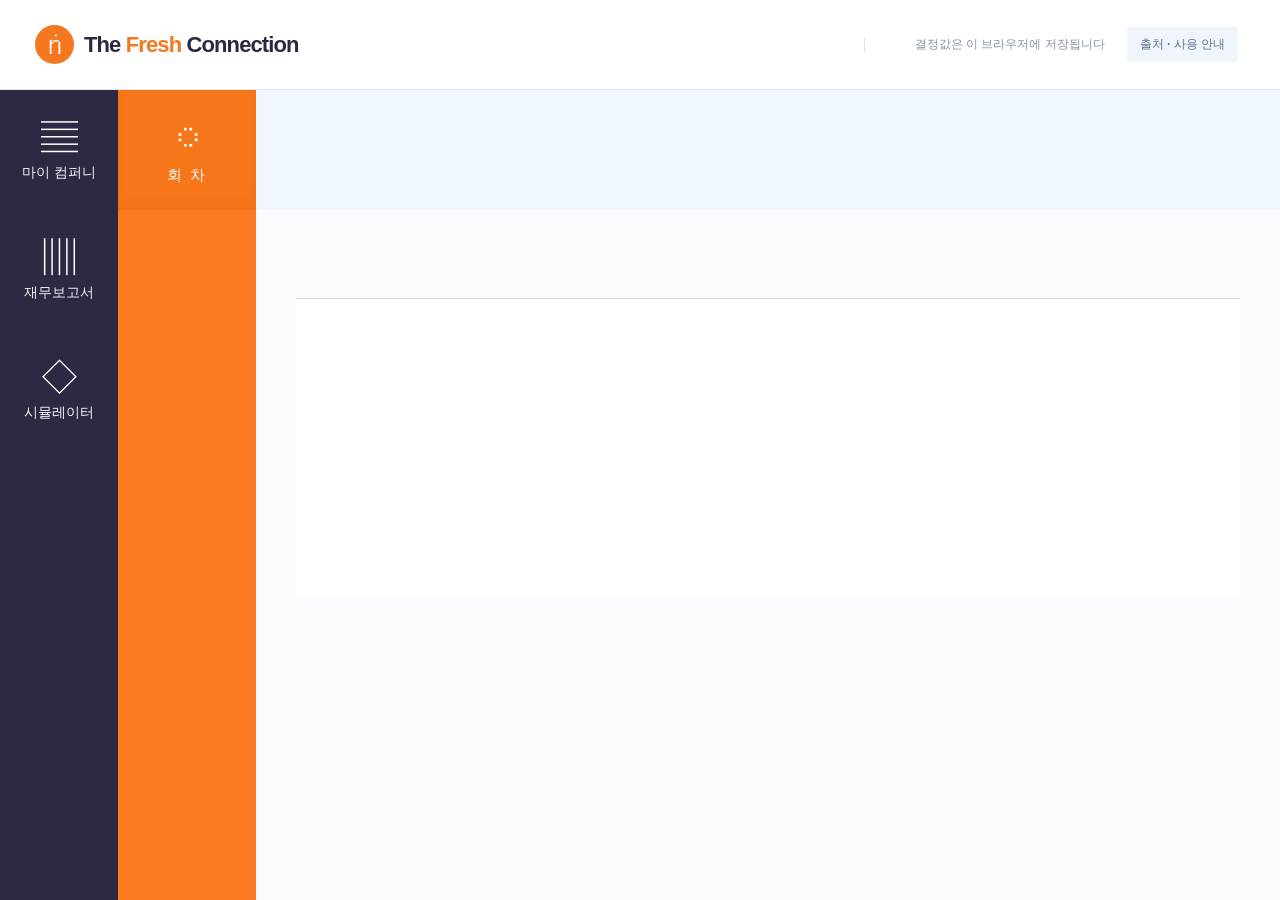
<file: index.html>
<!doctype html>
<html lang="ko">
  <head>
    <meta charset="utf-8">
    <meta http-equiv="refresh" content="0; url=/site/">
    <title>Pre-Round ROI Simulator</title>
  </head>
  <body>
    <p><a href="/site/">Pre-Round ROI Simulator 열기</a></p>
  </body>
</html>
</file>
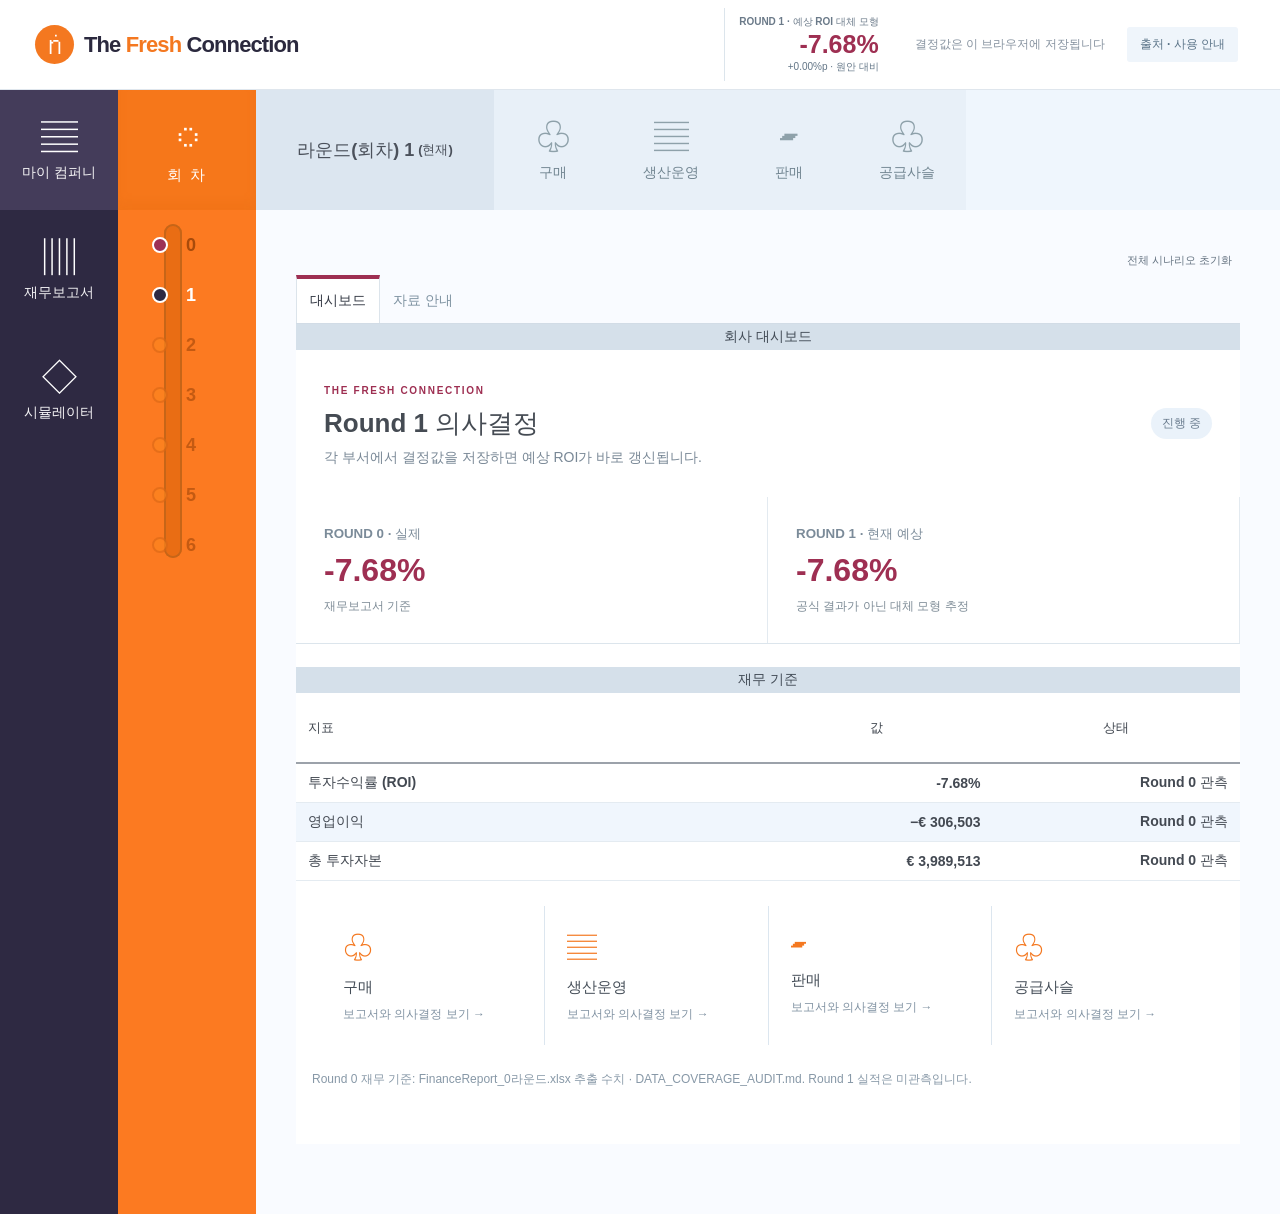
<file: site/index.html>
<!doctype html>
<html lang="ko">
<head>
  <meta charset="utf-8">
  <meta name="viewport" content="width=device-width, initial-scale=1">
  <meta name="theme-color" content="#2d2943">
  <title>The Fresh Connection · 의사결정 시뮬레이터</title>
  <link rel="stylesheet" href="./styles.css">
</head>
<body>
  <div class="shell">
    <header class="masthead">
      <div class="logo"><span class="logo-mark">ṅ</span><strong>The <em>Fresh</em> Connection</strong></div>
      <div class="mast-actions"><div class="global-roi" id="global-roi" aria-live="polite"></div><span class="saved-state" id="saved-state" aria-live="polite">결정값은 이 브라우저에 저장됩니다</span><button class="help-button" id="source-help" type="button">출처 · 사용 안내</button></div>
    </header>
    <div class="body-shell">
      <aside class="side-rail" aria-label="주 메뉴">
        <button type="button" class="rail-link" data-area="company"><span class="rail-icon">▤</span><span>마이 컴퍼니</span></button>
        <button type="button" class="rail-link" data-area="finance"><span class="rail-icon">▥</span><span>재무보고서</span></button>
        <button type="button" class="rail-link" data-area="simulator"><span class="rail-icon">◇</span><span>시뮬레이터</span></button>
      </aside>
      <aside class="round-rail" aria-label="회차 선택">
        <div class="round-heading"><span class="round-symbol">◌</span><strong>회 차</strong></div>
        <div class="round-list" id="round-list"></div>
      </aside>
      <main class="workspace">
        <nav class="department-bar" id="department-bar" aria-label="부서 선택"></nav>
        <div class="workspace-inner">
          <div class="page-message" id="page-message" aria-live="polite"></div>
          <div class="scenario-actions" id="scenario-actions"></div>
          <div class="impact-panel" id="impact-panel" aria-live="polite"></div>
          <nav class="subtabs" id="subtabs" aria-label="업무 탭"></nav>
          <section id="view" aria-live="polite"></section>
        </div>
      </main>
    </div>
  </div>
  <dialog class="edit-dialog" id="edit-dialog"><form method="dialog" id="edit-form"><div class="dialog-head"><div><small id="edit-kicker"></small><h2 id="edit-title"></h2></div><button type="button" class="close-button" id="close-edit" aria-label="닫기">×</button></div><div id="edit-fields" class="edit-fields"></div><p class="draft-status" id="draft-status" aria-live="polite"></p><div class="dialog-footer"><button type="button" class="plain-button" id="cancel-edit">취소</button><button type="submit" class="save-button">결정 저장 · ROI 재계산</button></div></form></dialog>
  <script type="module" src="./app.js"></script>
</body>
</html>
</file>
<file: site/styles.css>
:root{font-family:Arial,'Apple SD Gothic Neo','Malgun Gothic',sans-serif;color:#454b53;background:#f8faff;font-synthesis:none}
*{box-sizing:border-box}
body{margin:0;min-width:320px}
button,input,select{font:inherit}
button{cursor:pointer}
button:focus-visible,input:focus-visible,select:focus-visible{outline:3px solid #3e76c8;outline-offset:2px}
.shell{min-height:100vh}
.masthead{height:90px;background:#fff;border-bottom:1px solid #dfe6ed;display:flex;align-items:center;justify-content:space-between;padding:0 42px 0 35px;position:sticky;top:0;z-index:10}
.logo{display:flex;align-items:center;gap:10px;white-space:nowrap;color:#2b293e}
.logo-mark{display:grid;place-items:center;width:39px;height:39px;border-radius:50%;background:#f47820;color:#fff;font-size:28px;font-weight:700;font-style:normal}
.logo strong{font-size:22px;letter-spacing:-.04em}.logo em{font-style:normal;color:#f47820}
.mast-actions{display:flex;align-items:center;gap:22px}.saved-state{color:#8793a0;font-size:12px}.help-button{border:0;background:#eff5fb;color:#5b7488;font-size:12px;font-weight:700;padding:9px 13px;border-radius:3px}.help-button:hover{background:#dceaf5}
.global-roi{display:flex;flex-direction:column;align-items:flex-end;gap:2px;padding:7px 14px;border-left:1px solid #dce5ec;white-space:nowrap}.global-roi small{font-size:10px;font-weight:700;color:#6b7a89}.global-roi small span{font-weight:400}.global-roi strong{font-size:25px;color:#9e2f52;line-height:1.1}.global-roi em{font-size:10px;font-style:normal;color:#627586}
.body-shell{display:flex;min-height:calc(100vh - 90px)}
.side-rail{width:118px;flex:0 0 118px;background:#2e2942;display:flex;flex-direction:column;align-items:stretch;min-height:calc(100vh - 90px)}
.rail-link{display:flex;flex-direction:column;align-items:center;justify-content:center;gap:8px;border:0;background:transparent;color:#f4f3f5;min-height:120px;padding:13px 4px;font-size:14px;font-weight:700}.rail-link:hover,.rail-link.active{background:#443c5a}.rail-icon{font-size:37px;line-height:1;font-weight:400;color:#fff}
.round-rail{width:138px;flex:0 0 138px;background:#fc7a21;color:#fff;min-height:calc(100vh - 90px)}
.round-heading{height:120px;background:#f6771a;display:flex;align-items:center;justify-content:center;flex-direction:column;gap:7px;box-shadow:inset 0 -8px 10px #dd650d25}.round-heading strong{font-size:15px;letter-spacing:.15em}.round-symbol{font-size:43px;line-height:1}
.round-list{position:relative;padding:10px 0 32px 34px}.round-list:before{content:"";position:absolute;top:14px;bottom:44px;left:46px;width:18px;border-radius:10px;background:#e96d14;box-shadow:inset 0 0 0 2px #c66518}
.round-item{position:relative;height:50px;width:94px;display:flex;align-items:center;gap:18px;border:0;background:transparent;color:#a84b0b;font-size:18px;font-weight:700;text-align:left;padding:0}.round-item.active{color:#fff}.round-item.future{opacity:.66;cursor:default}.round-dot{width:16px;height:16px;border:2px solid #db6916;background:#fd861e;border-radius:50%;z-index:1;flex:none}.round-item.active .round-dot{background:#2e2942;border-color:#fff}.round-item[data-round="0"] .round-dot{background:#9d3155;border-color:#fff}
.workspace{min-width:0;flex:1;background:#f9fbff}
.department-bar{height:120px;background:#eff6fd;display:flex;align-items:stretch}.round-label{width:238px;flex:0 0 238px;display:flex;align-items:center;justify-content:center;background:#dce6f0;font-size:18px;color:#4b515b;font-weight:700;white-space:nowrap}.round-label small{font-size:13px;margin-left:4px}.dept-button{width:118px;flex:0 0 118px;border:0;background:#e8f0f8;color:#718591;font-size:14px;font-weight:700;display:flex;align-items:center;justify-content:center;flex-direction:column;gap:10px}.dept-button span{font-size:35px;line-height:1;color:#8ea1aa;font-weight:400}.dept-button.active{background:#f67b22;color:#fff}.dept-button.active span{color:#fff}.dept-button:hover:not(.active){background:#dceaf4}
.workspace-inner{padding:38px 40px 70px;max-width:1600px}.page-message{min-height:0;color:#718190;font-size:12px;margin:0 0 8px}.page-message:empty{display:none}.message-dot{display:inline-block;width:8px;height:8px;background:#ad3159;border-radius:50%;margin-right:6px}
.scenario-actions{display:flex;justify-content:flex-end;gap:4px}.scenario-actions:empty,.impact-panel:empty{display:none}.scenario-actions .plain-button{font-size:11px;padding:5px 8px}.impact-panel{border:1px solid #d6e1e9;border-left:4px solid #9e2f52;background:#fff;padding:13px 18px;margin:8px 0 20px;color:#44515e;font-size:12px;line-height:1.6}.impact-heading{display:flex;justify-content:space-between;align-items:center}.impact-heading strong{font-size:14px}.impact-panel p{margin:7px 0}.impact-subheading{font-size:12px;color:#9e2f52;margin:12px 0 0}.impact-metrics{display:flex;gap:14px 25px;flex-wrap:wrap;margin:10px 0}.impact-metrics span{white-space:nowrap}.impact-panel small{color:#728494}
.subtabs{display:flex;align-items:flex-end;min-height:51px;overflow-x:auto;border-bottom:1px solid #d2dce6;white-space:nowrap}.subtab{height:48px;padding:0 13px;flex:none;border:0;border-top:4px solid transparent;background:transparent;color:#7f93a2;font-size:14px;font-weight:700}.subtab:hover{color:#505866;background:#f1f6fa}.subtab.active{color:#343944;border-top-color:#9e2f52;background:#fff;border-left:1px solid #dce4eb;border-right:1px solid #dce4eb}
#view{background:#fff;min-height:300px;padding:0 0 35px}.group-title{height:26px;display:flex;align-items:center;justify-content:center;background:#d5e0ea;color:#434c57;font-weight:700;font-size:14px;margin-top:0}.group-title:not(:first-child){margin-top:23px}.entity-title{display:flex;align-items:center;gap:11px;font-size:16px;font-weight:700;min-height:40px;padding-left:25%;background:#fff}.bulb{display:inline-grid;place-items:center;width:19px;height:23px;background:#fbd500;border-radius:50%;color:#363443;font-size:14px;font-weight:800}
.detail-list{border-top:1px solid #e0e8ef}.detail-row{display:grid;grid-template-columns:25% 75%;min-height:40px;border-bottom:1px solid #e0e8ef;align-items:center;font-size:14px}.detail-row>div{padding:7px 10px}.detail-row strong{font-weight:600;padding:7px 0}.info-dot{display:inline-grid;place-items:center;width:19px;height:19px;border-radius:50%;background:#eaf2f8;color:#8b9bab;margin-right:12px;font-family:Georgia,serif;font-size:13px;font-style:italic;font-weight:700;vertical-align:middle}.yes{color:#24954d}.no{color:#de4d55}
.detail-action{min-height:55px;padding:10px 0 10px 25%}.change-button{background:#dce6f0;color:#77828e;border:0;border-radius:18px;padding:7px 15px;min-width:57px;font-size:13px;font-weight:700}.change-button:hover{background:#9e2f52;color:#fff}
.source-line{font-size:11px;color:#8999a8;margin:8px 13px 18px;text-align:right}
.report-table{border-collapse:collapse;min-width:100%;font-size:14px;color:#434952;background:#fff}.table-scroll{overflow:auto;max-width:100%}.report-table th{height:70px;padding:10px 12px;text-align:center;border-bottom:2px solid #9ca2aa;white-space:normal;min-width:105px;vertical-align:middle;font-weight:700;font-size:13px}.report-table th:first-child{text-align:left;min-width:210px}.report-table td{padding:10px 12px;min-height:43px;border-bottom:1px solid #e4ebf1;text-align:right;white-space:nowrap;font-weight:600}.report-table td:first-child{text-align:left}.report-table tbody tr:nth-child(even){background:#f0f6fd}.report-table tbody tr:hover{background:#e7f1fa}.report-table .action-column{width:84px;min-width:84px}.report-table td:last-child:has(.change-button){text-align:center}
.overview-intro{display:flex;justify-content:space-between;align-items:center;padding:30px 28px;gap:20px}.overline{color:#9e2f52;font-size:10px;letter-spacing:.17em;font-weight:800}.overview-intro h1{font-size:26px;margin:8px 0}.overview-intro p{font-size:14px;margin:0;color:#798896}.round-badge{border-radius:18px;background:#eaf2fa;color:#6b7d8f;padding:7px 11px;font-size:12px;font-weight:700;white-space:nowrap}.jump-grid{display:grid;grid-template-columns:repeat(4,1fr);gap:1px;background:#dce6ef;margin:25px}.jump-card{display:flex;flex-direction:column;align-items:flex-start;gap:9px;border:0;background:#fff;padding:22px;text-align:left;color:#444d57}.jump-card:hover{background:#eff6fc}.jump-card .jump-icon{font-size:30px;color:#f47820}.jump-card strong{font-size:15px}.jump-card small{font-size:12px;color:#8092a2}.footnote{font-size:12px;color:#8798a7;line-height:1.6;margin:20px 16px}.guidance{padding:22px 28px;border-bottom:1px solid #dbe5ee;font-size:14px;color:#5c6772;line-height:1.75}.guidance h2,.guidance h3{color:#343b44;margin:0 0 10px}.guidance p{margin:9px 0}.formula-note{padding:17px 25px;font-weight:700;color:#5b626d}
.kpi-grid{display:grid;grid-template-columns:repeat(4,1fr);gap:1px;background:#dfe8f1;padding-bottom:1px}.kpi{background:#fff;padding:25px;min-height:150px;display:flex;flex-direction:column}.kpi small{font-size:12px;color:#657789;font-weight:700;white-space:nowrap}.kpi small .info-dot{margin-right:6px}.kpi strong{font-size:27px;margin:19px 0 8px;white-space:nowrap}.kpi span{font-size:11px;color:#93a2ae}
.simulation-summary{display:grid;grid-template-columns:1fr 1fr;border-bottom:1px solid #dce5ec}.simulation-summary>div{padding:28px;border-right:1px solid #e3eaf0;display:flex;flex-direction:column;gap:9px}.simulation-summary small{color:#7b8b99;font-weight:700}.simulation-summary strong{font-size:32px;color:#9e2f52}.simulation-summary span{font-size:12px;color:#7d8b96}
.simulation-summary.three{grid-template-columns:repeat(3,1fr)}
.save-button{border:0;background:#a03254;color:#fff;padding:10px 17px;font-size:13px;font-weight:700;border-radius:3px}.save-button:hover{background:#812340}.plain-button{border:0;background:transparent;color:#667482;padding:10px 17px;font-size:13px}.plain-button:hover{background:#eef3f7}
.mini-action{border:0;background:#e9f0f6;color:#5c7184;border-radius:3px;padding:5px 8px;margin-right:4px;font-size:11px;font-weight:700}.mini-action:hover{background:#d2e0ed}.mini-action.danger{color:#ab4d61}.sensitivity-bars{height:300px;display:flex;gap:16px;align-items:end;padding:30px 28px;border-bottom:1px solid #dce5ec}.sensitivity-bars>div{height:100%;min-width:72px;max-width:110px;flex:1;display:flex;align-items:center;flex-direction:column;justify-content:end;gap:7px}.sensitivity-bars strong{font-size:12px;white-space:nowrap}.sensitivity-bars small{font-size:11px;color:#718392}.bar-track{width:100%;height:210px;background:#f3f6f9;display:flex;align-items:end}.bar-track>span{width:100%;background:#9f3155}
.edit-dialog{border:0;border-radius:5px;padding:0;max-height:90vh;width:min(650px,calc(100% - 24px));box-shadow:0 18px 60px #1a1c2c55}.edit-dialog::backdrop{background:#26253780}.edit-dialog form{background:#fff}.dialog-head{display:flex;justify-content:space-between;gap:15px;align-items:flex-start;padding:22px 26px;border-bottom:1px solid #dce5ec}.dialog-head small{font-size:11px;color:#9d3155;font-weight:700;letter-spacing:.09em}.dialog-head h2{font-size:20px;margin:7px 0 0;color:#38424c}.close-button{border:0;background:transparent;font-size:24px;color:#8996a0}.dialog-copy{padding:0 26px;color:#6c7884;font-size:12px;line-height:1.6}.edit-fields{padding:18px 26px;display:grid;grid-template-columns:1fr 1fr;gap:16px;overflow-y:auto;max-height:58vh}.edit-field{display:flex;flex-direction:column;gap:7px;color:#54616d;font-size:12px;font-weight:700}.edit-field>span small{font-size:10px;color:#9aabba;font-weight:400}.edit-field>small{font-size:10px;color:#8d9aa5;font-weight:400;line-height:1.5}.edit-field input:not([type=checkbox]),.edit-field select{height:37px;border:1px solid #d2dce5;border-radius:2px;padding:7px;color:#3f4853;background:#fff;min-width:0}.edit-field input[type=checkbox]{width:19px;height:19px}.dialog-footer{display:flex;align-items:center;justify-content:flex-end;gap:8px;border-top:1px solid #dce5ec;padding:16px 26px}
.draft-status{margin:0;padding:0 26px 14px;color:#9e2f52;font-size:12px}
@media(max-width:1000px){.masthead{height:65px;padding:0 18px}.logo strong{font-size:18px}.side-rail{width:86px;flex-basis:86px}.rail-link{font-size:11px;min-height:93px}.rail-icon{font-size:29px}.round-rail{width:75px;flex-basis:75px}.round-heading{height:93px}.round-list{padding-left:12px}.round-list:before{left:24px}.round-item{gap:10px;width:60px}.department-bar{height:93px}.round-label{width:190px;flex-basis:190px;font-size:15px}.dept-button{width:90px;flex-basis:90px;font-size:12px}.dept-button span{font-size:27px}.workspace-inner{padding:20px}.kpi-grid{grid-template-columns:repeat(2,1fr)}}
@media(max-width:700px){.masthead{height:58px;padding:0 12px}.logo-mark{width:30px;height:30px;font-size:21px}.logo strong{font-size:15px}.saved-state{display:none}.help-button{font-size:10px;padding:6px}.body-shell{display:block}.side-rail{height:auto;min-height:0;width:100%;display:flex;flex-direction:row}.rail-link{min-height:58px;flex:1;gap:3px;font-size:10px}.rail-icon{font-size:21px}.round-rail{height:46px;width:100%;min-height:0;display:flex}.round-heading{height:46px;flex-direction:row;width:75px;gap:3px}.round-symbol{font-size:20px}.round-heading strong{font-size:10px}.round-list{display:flex;padding:0 6px;align-items:center}.round-list:before{display:none}.round-item{height:46px;width:35px;display:flex;gap:3px;font-size:14px}.round-dot{width:10px;height:10px}.department-bar{height:72px;overflow-x:auto}.round-label{width:110px;flex-basis:110px;font-size:11px;white-space:normal;text-align:center}.round-label small{display:none}.dept-button{height:72px;width:71px;flex-basis:71px;font-size:10px;gap:4px}.dept-button span{font-size:22px}.workspace-inner{padding:10px}.subtab{height:42px;font-size:12px;padding:0 9px}.entity-title{padding-left:33%;font-size:13px}.detail-row{grid-template-columns:33% 67%;font-size:12px}.detail-row>div{padding:7px 5px}.info-dot{width:15px;height:15px;margin-right:5px}.detail-action{padding-left:33%}.jump-grid{grid-template-columns:repeat(2,1fr);margin:12px}.jump-card{padding:14px}.overview-intro{padding:22px 14px}.overview-intro h1{font-size:20px}.overview-intro p{font-size:12px}.kpi-grid{grid-template-columns:1fr 1fr}.kpi{padding:13px;min-height:105px}.kpi strong{font-size:18px;margin:12px 0 5px}.kpi small{white-space:normal;font-size:10px}.edit-fields{grid-template-columns:1fr}.simulation-summary strong{font-size:23px}}
@media(max-width:700px){.global-roi{padding:3px 6px}.global-roi small{font-size:8px}.global-roi strong{font-size:17px}.global-roi em,.mast-actions .help-button{display:none}.simulation-summary.three{grid-template-columns:1fr}.simulation-summary.three>div{padding:16px}}
@media(max-width:450px){.logo strong{display:none}.mast-actions{gap:4px}}
</file>
